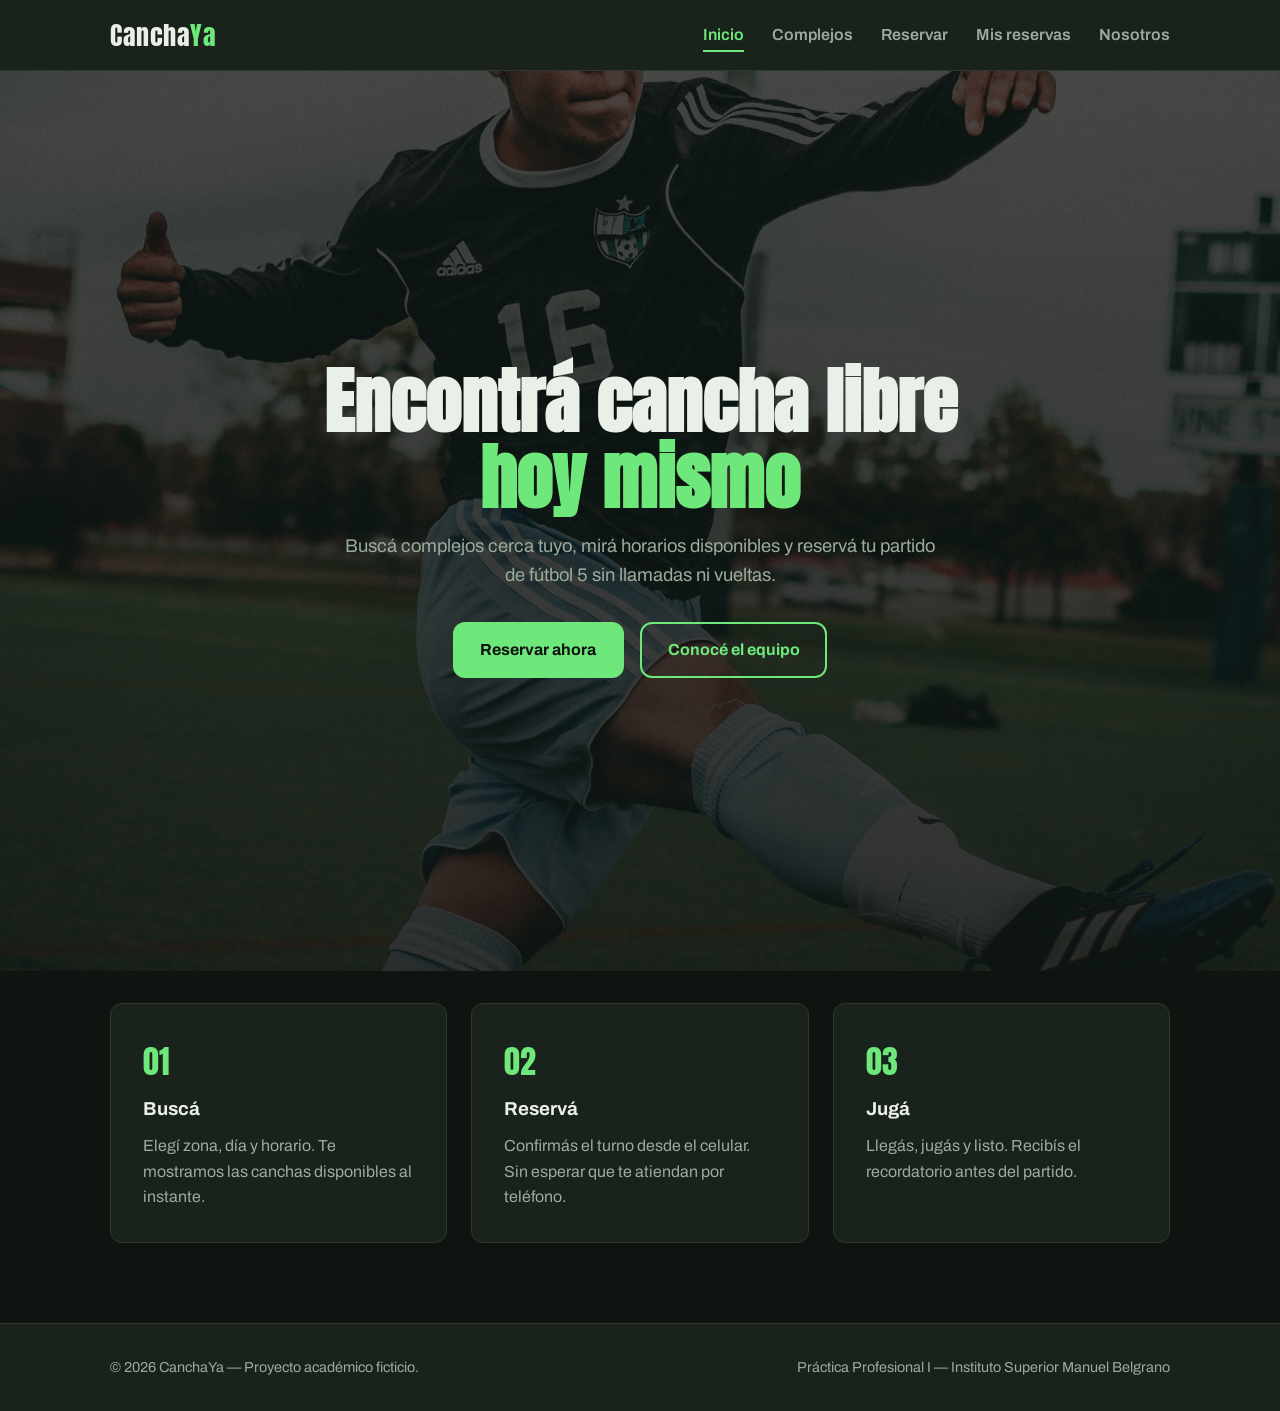
<file: frontend/index.html>
<!DOCTYPE html>
<!-- =========================================================================
     PÁGINA: Inicio (index.html)
     RESPONSABLE: [FED] Federico Cabrera — Frontend / HTML
     QUÉ HACE: estructura semántica base, header y footer comunes, y el "hero"
               de bienvenida. El contenido/mensajes los define [GON] Gonzalo.
     ========================================================================= -->
<html lang="es">
<head>
  <meta charset="UTF-8">                                  <!-- acentos y ñ -->
  <meta name="viewport" content="width=device-width, initial-scale=1.0"> <!-- responsive -->
  <!-- [GUS] meta author: autoría de esta página (requisito de rúbrica) -->
  <meta name="author" content="Federico Cabrera">
  <meta name="description" content="CanchaYa: reservá tu cancha de fútbol 5 en Mendoza en segundos.">
  <title>CanchaYa — Reservá tu cancha en segundos</title>

  <link rel="preconnect" href="https://fonts.googleapis.com">
  <link rel="preconnect" href="https://fonts.gstatic.com" crossorigin>
  <link href="https://fonts.googleapis.com/css2?family=Anton&family=Archivo:wght@400;600;700&display=swap" rel="stylesheet">
  <link rel="stylesheet" href="css/estilos.css">
</head>

<body>

  <!-- [FED] HEADER común (se repite igual en las 5 páginas) -->
  <header class="cabecera">
    <div class="contenedor">
      <a href="index.html" class="logo">Cancha<span>Ya</span></a>
      <!-- [FED] botón hamburguesa: solo visible en móvil (ver CSS) -->
      <button class="hamburguesa" aria-label="Abrir menú">&#9776;</button>
      <nav>
        <ul class="menu">
          <li><a href="index.html" class="activo">Inicio</a></li>
          <li><a href="complejos.html">Complejos</a></li>
          <li><a href="reservar.html">Reservar</a></li>
          <li><a href="mis-reservas.html">Mis reservas</a></li>
          <li><a href="nosotros.html">Nosotros</a></li>
        </ul>
      </nav>
    </div>
  </header>

  <main>
    <!-- [FED] estructura del hero | [GON] textos del hero -->
    <section class="hero">
      <div class="contenedor hero-contenido">
        <h1>Encontrá cancha libre <span>hoy mismo</span></h1>
        <p>
          Buscá complejos cerca tuyo, mirá horarios disponibles y reservá
          tu partido de fútbol 5 sin llamadas ni vueltas.
        </p>
        <div class="hero-acciones">
          <a href="reservar.html" class="boton boton-primario">Reservar ahora</a>
          <a href="nosotros.html" class="boton boton-secundario">Conocé el equipo</a>
        </div>
      </div>
    </section>

    <!-- [GON] sección "cómo funciona" en 3 pasos -->
    <section class="contenedor">
      <div class="tarjetas">
        <article class="tarjeta">
          <div class="numero">01</div>
          <h3>Buscá</h3>
          <p>Elegí zona, día y horario. Te mostramos las canchas disponibles al instante.</p>
        </article>
        <article class="tarjeta">
          <div class="numero">02</div>
          <h3>Reservá</h3>
          <p>Confirmás el turno desde el celular. Sin esperar que te atiendan por teléfono.</p>
        </article>
        <article class="tarjeta">
          <div class="numero">03</div>
          <h3>Jugá</h3>
          <p>Llegás, jugás y listo. Recibís el recordatorio antes del partido.</p>
        </article>
      </div>
    </section>
  </main>

  <!-- [FED] FOOTER común -->
  <footer class="pie">
    <div class="contenedor">
      <span>© 2026 CanchaYa — Proyecto académico ficticio.</span>
      <span>Práctica Profesional I — Instituto Superior Manuel Belgrano</span>
    </div>
  </footer>

  <!-- [FED] script del menú hamburguesa -->
  <script src="js/menu.js"></script>
</body>
</html>
</file>
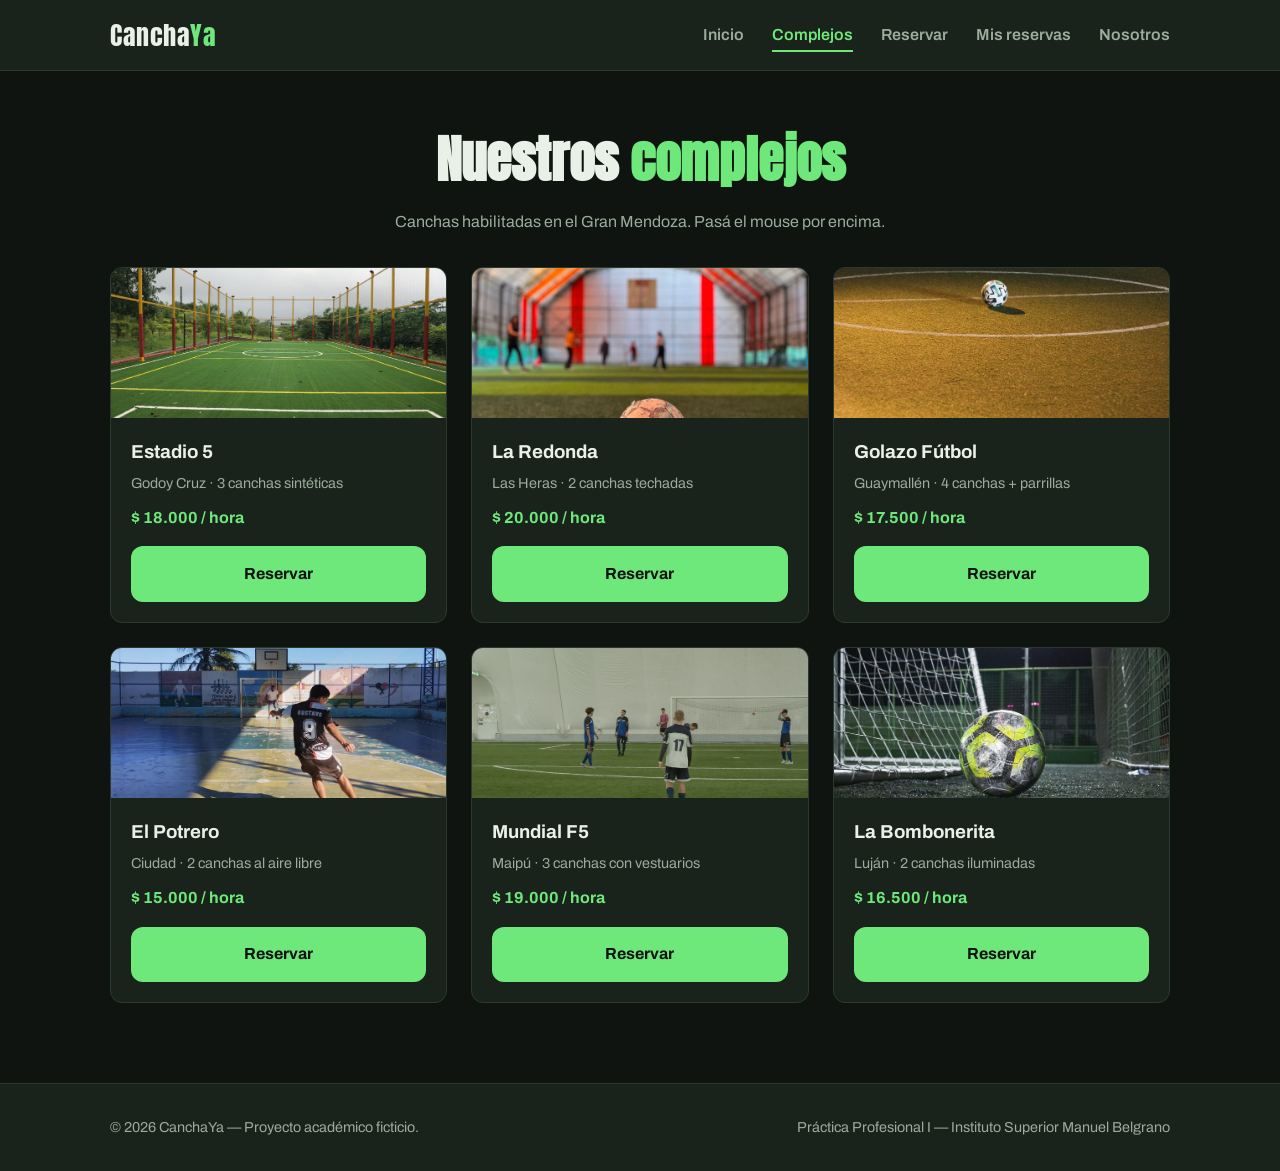
<file: frontend/complejos.html>
<!DOCTYPE html>
<!-- =========================================================================
     PÁGINA: Complejos (complejos.html)
     RESPONSABLE: [GON] Gonzalo Tapia — Contenido / UX
     QUÉ HACE: listado de complejos ficticios en tarjetas. Contenido y orden
     visual son decisión de UX. La estructura común es de [FED] Federico.
     ========================================================================= -->
<html lang="es">
<head>
  <meta charset="UTF-8">
  <meta name="viewport" content="width=device-width, initial-scale=1.0">
  <!-- [GUS] meta author -->
  <meta name="author" content="Gonzalo Tapia">
  <meta name="description" content="Complejos de fútbol 5 disponibles en CanchaYa.">
  <title>Complejos — CanchaYa</title>
  <link rel="preconnect" href="https://fonts.googleapis.com">
  <link rel="preconnect" href="https://fonts.gstatic.com" crossorigin>
  <link href="https://fonts.googleapis.com/css2?family=Anton&family=Archivo:wght@400;600;700&display=swap" rel="stylesheet">
  <link rel="stylesheet" href="css/estilos.css">
</head>

<body>

  <!-- [FED] HEADER común -->
  <header class="cabecera">
    <div class="contenedor">
      <a href="index.html" class="logo">Cancha<span>Ya</span></a>
      <button class="hamburguesa" aria-label="Abrir menú">&#9776;</button>
      <nav>
        <ul class="menu">
          <li><a href="index.html">Inicio</a></li>
          <li><a href="complejos.html" class="activo">Complejos</a></li>
          <li><a href="reservar.html">Reservar</a></li>
          <li><a href="mis-reservas.html">Mis reservas</a></li>
          <li><a href="nosotros.html">Nosotros</a></li>
        </ul>
      </nav>
    </div>
  </header>

  <main>
    <section class="encabezado-pagina">
      <div class="contenedor">
        <h1>Nuestros <span>complejos</span></h1>
        <p>Canchas habilitadas en el Gran Mendoza. Pasá el mouse por encima.</p>
      </div>
    </section>

    <!-- [GON] grilla de complejos (contenido ficticio) -->
    <section class="contenedor">
      <div class="grilla-complejos">

        <article class="complejo">
          <img class="foto" src="assets/images/canchas/cancha1.jpg" alt="Cancha sintética de Estadio 5">
          <div class="info">
            <h3>Estadio 5</h3>
            <p class="dato">Godoy Cruz · 3 canchas sintéticas</p>
            <p class="precio">$ 18.000 / hora</p>
            <a class="boton boton-primario" href="reservar.html">Reservar</a>
          </div>
        </article>

        <article class="complejo">
          <img class="foto" src="assets/images/canchas/cancha2.jpg" alt="Cancha techada de La Redonda">
          <div class="info">
            <h3>La Redonda</h3>
            <p class="dato">Las Heras · 2 canchas techadas</p>
            <p class="precio">$ 20.000 / hora</p>
            <a class="boton boton-primario" href="reservar.html">Reservar</a>
          </div>
        </article>

        <article class="complejo">
          <img class="foto" src="assets/images/canchas/cancha3.jpg" alt="Cancha de Golazo Fútbol">
          <div class="info">
            <h3>Golazo Fútbol</h3>
            <p class="dato">Guaymallén · 4 canchas + parrillas</p>
            <p class="precio">$ 17.500 / hora</p>
            <a class="boton boton-primario" href="reservar.html">Reservar</a>
          </div>
        </article>

        <article class="complejo">
          <img class="foto" src="assets/images/canchas/cancha4.jpg" alt="Cancha al aire libre de El Potrero">
          <div class="info">
            <h3>El Potrero</h3>
            <p class="dato">Ciudad · 2 canchas al aire libre</p>
            <p class="precio">$ 15.000 / hora</p>
            <a class="boton boton-primario" href="reservar.html">Reservar</a>
          </div>
        </article>

        <article class="complejo">
          <img class="foto" src="assets/images/canchas/cancha5.jpg" alt="Cancha con vestuarios de Mundial F5">
          <div class="info">
            <h3>Mundial F5</h3>
            <p class="dato">Maipú · 3 canchas con vestuarios</p>
            <p class="precio">$ 19.000 / hora</p>
            <a class="boton boton-primario" href="reservar.html">Reservar</a>
          </div>
        </article>

        <article class="complejo">
          <img class="foto" src="assets/images/canchas/cancha6.jpg" alt="Cancha iluminada de La Bombonerita">
          <div class="info">
            <h3>La Bombonerita</h3>
            <p class="dato">Luján · 2 canchas iluminadas</p>
            <p class="precio">$ 16.500 / hora</p>
            <a class="boton boton-primario" href="reservar.html">Reservar</a>
          </div>
        </article>

      </div>
    </section>
  </main>

  <!-- [FED] FOOTER común -->
  <footer class="pie">
    <div class="contenedor">
      <span>© 2026 CanchaYa — Proyecto académico ficticio.</span>
      <span>Práctica Profesional I — Instituto Superior Manuel Belgrano</span>
    </div>
  </footer>

  <script src="js/menu.js"></script>
</body>
</html>
</file>
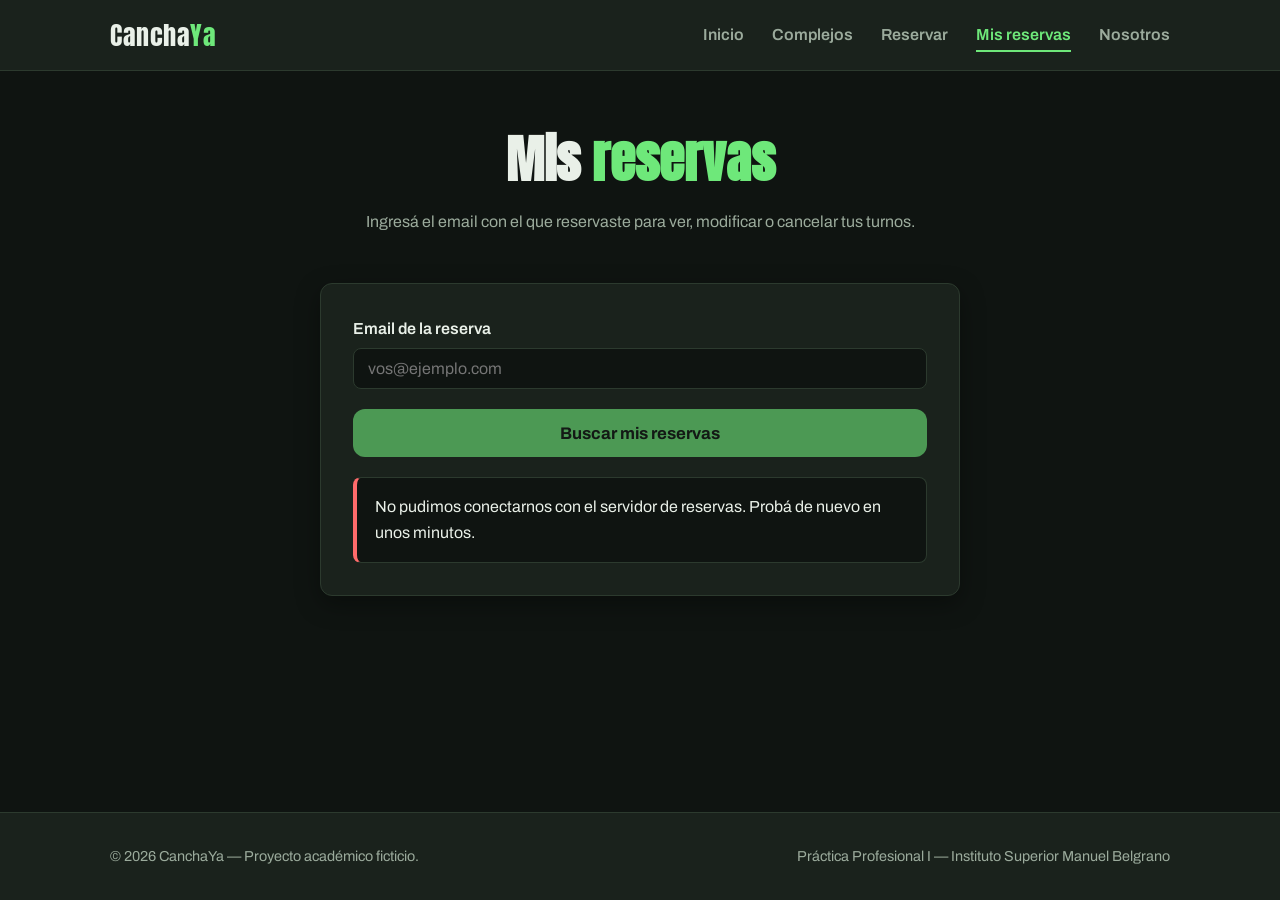
<file: frontend/mis-reservas.html>
<!DOCTYPE html>
<!-- =========================================================================
     PÁGINA: Mis reservas (mis-reservas.html)
     RESPONSABLE: [FED] Federico Cabrera — Frontend / HTML
     QUÉ HACE: estructura de la página donde el cliente busca sus reservas por
     email, ve el detalle de una, cambia los jugadores o los comentarios y la
     cancela con un motivo. La lógica la agrega js/mis-reservas.js ([LEA]
     Leandro) con los endpoints que ya existen en api.py:
       GET   /api/reservas?campo=email&valor=...   buscar (mostrar solo las de
                                                   email EXACTO: la API busca
                                                   por coincidencia parcial)
       GET   /api/reservas/<id>                    detalle
       PATCH /api/reservas/<id>                    {"campo", "valor"}
       POST  /api/reservas/<id>/cancelar           {"motivo"} -> {"reserva",
                                                   "promovida"}

     IDS QUE USA EL JS (no cambiarlos sin avisar):
       #form-buscar, #buscar-email ........ búsqueda por email
       #mensaje ........................... resultado de cada acción (igual que
                                            en reservar.html: mensaje-exito,
                                            mensaje-aviso o mensaje-error)
       #resultados, #lista-reservas,
       #sin-resultados .................... listado de reservas encontradas
       #detalle, #detalle-id, #detalle-complejo, #detalle-fecha,
       #detalle-hora, #detalle-jugadores, #detalle-comentarios,
       #detalle-estado .................... detalle de la reserva elegida
       #form-jugadores, #nuevos-jugadores . PATCH campo "jugadores"
       #form-comentarios, #nuevos-comentarios  PATCH campo "comentarios"
       #form-cancelar, #motivo ............ POST .../cancelar
       #volver-listado .................... vuelve del detalle al listado
     Las secciones arrancan con el atributo hidden: el JS las muestra cuando
     tienen datos (elemento.hidden = false).
     ========================================================================= -->
<html lang="es">
<head>
  <meta charset="UTF-8">
  <meta name="viewport" content="width=device-width, initial-scale=1.0">
  <!-- [GUS] meta author -->
  <meta name="author" content="Federico Cabrera">
  <meta name="description" content="Consultá, modificá o cancelá tus reservas de CanchaYa.">
  <title>Mis reservas — CanchaYa</title>
  <link rel="preconnect" href="https://fonts.googleapis.com">
  <link rel="preconnect" href="https://fonts.gstatic.com" crossorigin>
  <link href="https://fonts.googleapis.com/css2?family=Anton&family=Archivo:wght@400;600;700&display=swap" rel="stylesheet">
  <link rel="stylesheet" href="css/estilos.css">
</head>

<body>

  <!-- [FED] HEADER común -->
  <header class="cabecera">
    <div class="contenedor">
      <a href="index.html" class="logo">Cancha<span>Ya</span></a>
      <button class="hamburguesa" aria-label="Abrir menú">&#9776;</button>
      <nav>
        <ul class="menu">
          <li><a href="index.html">Inicio</a></li>
          <li><a href="complejos.html">Complejos</a></li>
          <li><a href="reservar.html">Reservar</a></li>
          <li><a href="mis-reservas.html" class="activo">Mis reservas</a></li>
          <li><a href="nosotros.html">Nosotros</a></li>
        </ul>
      </nav>
    </div>
  </header>

  <main>
    <section class="encabezado-pagina">
      <div class="contenedor">
        <h1>Mis <span>reservas</span></h1>
        <p>Ingresá el email con el que reservaste para ver, modificar o cancelar tus turnos.</p>
      </div>
    </section>

    <section class="contenedor">
      <!-- [FED] 1) BÚSQUEDA POR EMAIL. type=email + required: el navegador
           valida el formato antes de que el JS haga el pedido. -->
      <form id="form-buscar" class="formulario" action="#" method="get">
        <div class="campo">
          <label for="buscar-email">Email de la reserva</label>
          <input type="email" id="buscar-email" name="email"
                 placeholder="vos@ejemplo.com" required>
        </div>
        <button type="submit" class="boton boton-primario">Buscar mis reservas</button>

        <!-- Resultado de cada acción. role="status" hace que los lectores de
             pantalla lo anuncien cuando cambia. -->
        <div id="mensaje" class="mensaje" role="status" hidden></div>
      </form>

      <!-- [FED] 2) LISTADO. El JS agrega un <li class="item-reserva"> por cada
           reserva, con un botón "Ver detalle" que lleva data-id="<id>". -->
      <div id="resultados" class="formulario" hidden>
        <h2 class="titulo-seccion">Reservas encontradas</h2>
        <ul id="lista-reservas" class="lista-reservas"></ul>
        <p id="sin-resultados" class="texto-suave" hidden>
          No encontramos reservas con ese email.
        </p>
      </div>

      <!-- [FED] 3) DETALLE de una reserva, con las acciones permitidas.
           Solo se pueden cambiar los jugadores y los comentarios: para cambiar
           de horario hay que cancelar y reservar de nuevo (igual que en la
           consola, ver estructuras.modificar_reserva). -->
      <div id="detalle" class="formulario" hidden>
        <h2 class="titulo-seccion">Reserva <span id="detalle-id"></span></h2>
        <dl class="detalle-reserva">
          <dt>Complejo</dt>    <dd id="detalle-complejo"></dd>
          <dt>Fecha</dt>       <dd id="detalle-fecha"></dd>
          <dt>Horario</dt>     <dd id="detalle-hora"></dd>
          <dt>Jugadores</dt>   <dd id="detalle-jugadores"></dd>
          <dt>Comentarios</dt> <dd id="detalle-comentarios"></dd>
          <dt>Estado</dt>      <dd id="detalle-estado"></dd>
        </dl>

        <!-- PATCH /api/reservas/<id> con {"campo": "jugadores", "valor": n}.
             min/max = MIN_JUGADORES y MAX_JUGADORES de estructuras.py. -->
        <form id="form-jugadores" action="#" method="post">
          <div class="campo">
            <label for="nuevos-jugadores">Cambiar cantidad de jugadores</label>
            <input type="number" id="nuevos-jugadores" name="jugadores"
                   min="2" max="14" required>
          </div>
          <button type="submit" class="boton boton-secundario">Guardar jugadores</button>
        </form>

        <!-- PATCH /api/reservas/<id> con {"campo": "comentarios", "valor": texto}. -->
        <form id="form-comentarios" action="#" method="post">
          <div class="campo">
            <label for="nuevos-comentarios">Cambiar comentarios</label>
            <textarea id="nuevos-comentarios" name="comentarios" rows="2"
                      placeholder="Ej: necesitamos pecheras"></textarea>
          </div>
          <button type="submit" class="boton boton-secundario">Guardar comentarios</button>
        </form>

        <!-- POST /api/reservas/<id>/cancelar con {"motivo": texto}. La API exige
             al menos 3 caracteres (utils.es_texto_valido). Si había alguien en
             la lista de espera, la respuesta trae "promovida" y el JS lo avisa. -->
        <form id="form-cancelar" action="#" method="post">
          <div class="campo">
            <label for="motivo">Motivo de la cancelación</label>
            <textarea id="motivo" name="motivo" rows="2" required minlength="3"
                      placeholder="Ej: se suspendió el partido"></textarea>
          </div>
          <button type="submit" class="boton boton-primario">Cancelar reserva</button>
        </form>

        <button type="button" id="volver-listado" class="boton boton-secundario">
          Volver al listado
        </button>
      </div>
    </section>
  </main>

  <!-- [FED] FOOTER común -->
  <footer class="pie">
    <div class="contenedor">
      <span>© 2026 CanchaYa — Proyecto académico ficticio.</span>
      <span>Práctica Profesional I — Instituto Superior Manuel Belgrano</span>
    </div>
  </footer>

  <script src="js/menu.js"></script>
  <!-- [LEA] comun.js: pedidos a la API y mensajes, compartido con reservar.html. -->
  <script src="js/comun.js"></script>
  <!-- [LEA] Lógica de la página (búsqueda, detalle, modificar y cancelar). -->
  <script src="js/mis-reservas.js"></script>
</body>
</html>
</file>
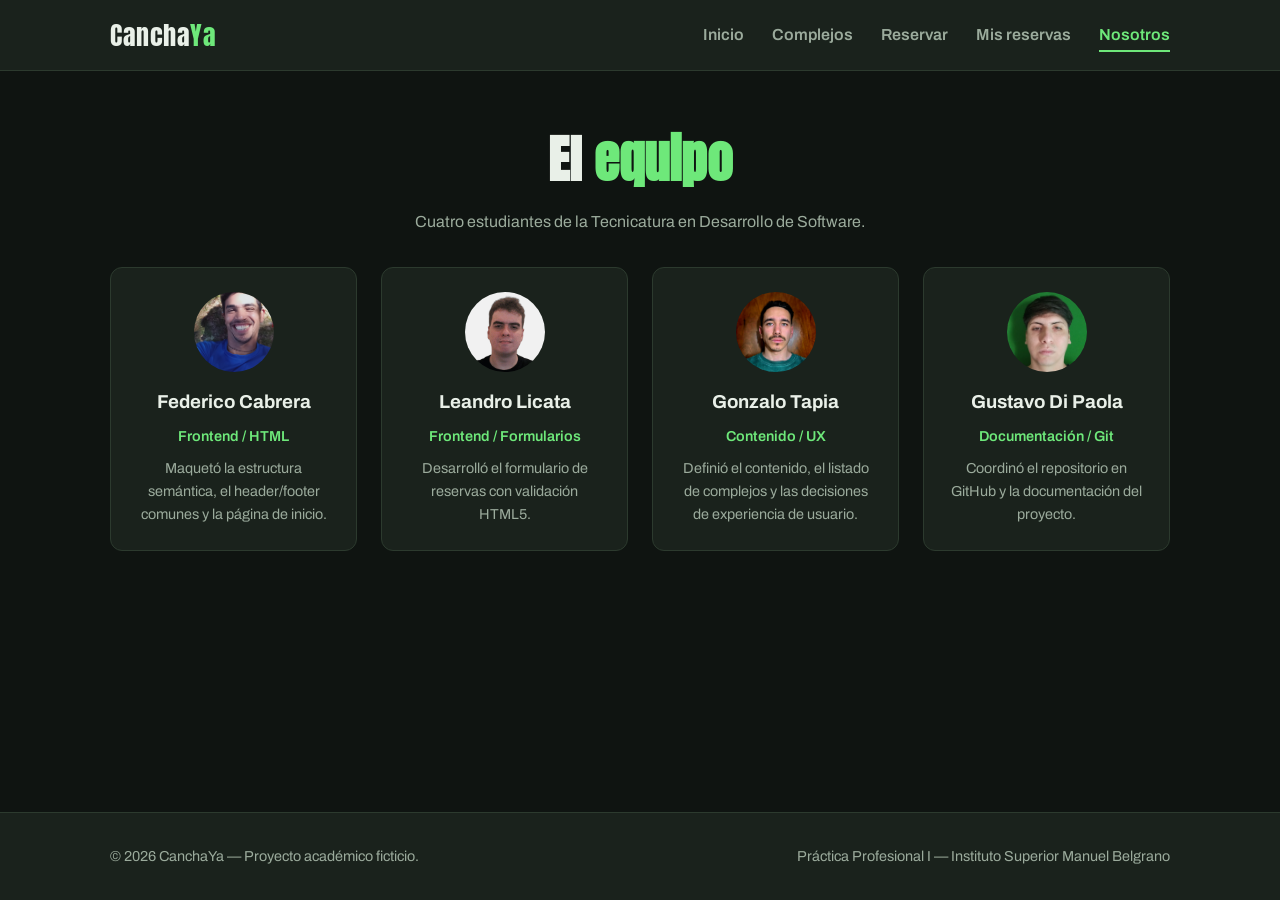
<file: frontend/nosotros.html>
<!DOCTYPE html>
<!-- =========================================================================
     PÁGINA: Nosotros (nosotros.html)
     RESPONSABLE: [GUS] Gustavo Di Paola — Documentación / Git
     QUÉ HACE: presenta al equipo y sus roles. Sirve de base para las "fichas
     de desarrolladores" que van en el PDF. Contenido afinado con [GON].
     ========================================================================= -->
<html lang="es">
<head>
  <meta charset="UTF-8">
  <meta name="viewport" content="width=device-width, initial-scale=1.0">
  <!-- [GUS] meta author -->
  <meta name="author" content="Gustavo Di Paola">
  <meta name="description" content="El equipo detrás de CanchaYa.">
  <title>Nosotros — CanchaYa</title>
  <link rel="preconnect" href="https://fonts.googleapis.com">
  <link rel="preconnect" href="https://fonts.gstatic.com" crossorigin>
  <link href="https://fonts.googleapis.com/css2?family=Anton&family=Archivo:wght@400;600;700&display=swap" rel="stylesheet">
  <link rel="stylesheet" href="css/estilos.css">
</head>

<body>

  <!-- [FED] HEADER común -->
  <header class="cabecera">
    <div class="contenedor">
      <a href="index.html" class="logo">Cancha<span>Ya</span></a>
      <button class="hamburguesa" aria-label="Abrir menú">&#9776;</button>
      <nav>
        <ul class="menu">
          <li><a href="index.html">Inicio</a></li>
          <li><a href="complejos.html">Complejos</a></li>
          <li><a href="reservar.html">Reservar</a></li>
          <li><a href="mis-reservas.html">Mis reservas</a></li>
          <li><a href="nosotros.html" class="activo">Nosotros</a></li>
        </ul>
      </nav>
    </div>
  </header>

  <main>
    <section class="encabezado-pagina">
      <div class="contenedor">
        <h1>El <span>equipo</span></h1>
        <p>Cuatro estudiantes de la Tecnicatura en Desarrollo de Software.</p>
      </div>
    </section>

    <!-- [GUS] fichas del equipo (cada una refleja el rol real) -->
    <section class="contenedor">
      <div class="grilla-equipo">

        <article class="miembro">
          <img class="avatar" src="assets/images/equipo/federico.jpg" alt="Federico Cabrera">
          <h3>Federico Cabrera</h3>
          <p class="rol">Frontend / HTML</p>
          <p>Maquetó la estructura semántica, el header/footer comunes y la página de inicio.</p>
        </article>

        <article class="miembro">
          <img class="avatar" src="assets/images/equipo/leandro.jpeg" alt="Leandro Licata">
          <h3>Leandro Licata</h3>
          <p class="rol">Frontend / Formularios</p>
          <p>Desarrolló el formulario de reservas con validación HTML5.</p>
        </article>

        <article class="miembro">
          <img class="avatar" src="assets/images/equipo/gonzalo.jpeg" alt="Gonzalo Tapia">
          <h3>Gonzalo Tapia</h3>
          <p class="rol">Contenido / UX</p>
          <p>Definió el contenido, el listado de complejos y las decisiones de experiencia de usuario.</p>
        </article>

        <article class="miembro">
          <img class="avatar" src="assets/images/equipo/gustavo.jpeg" alt="Gustavo Di Paola">
          <h3>Gustavo Di Paola</h3>
          <p class="rol">Documentación / Git</p>
          <p>Coordinó el repositorio en GitHub y la documentación del proyecto.</p>
        </article>

      </div>
    </section>
  </main>

  <!-- [FED] FOOTER común -->
  <footer class="pie">
    <div class="contenedor">
      <span>© 2026 CanchaYa — Proyecto académico ficticio.</span>
      <span>Práctica Profesional I — Instituto Superior Manuel Belgrano</span>
    </div>
  </footer>

  <script src="js/menu.js"></script>
</body>
</html>
</file>
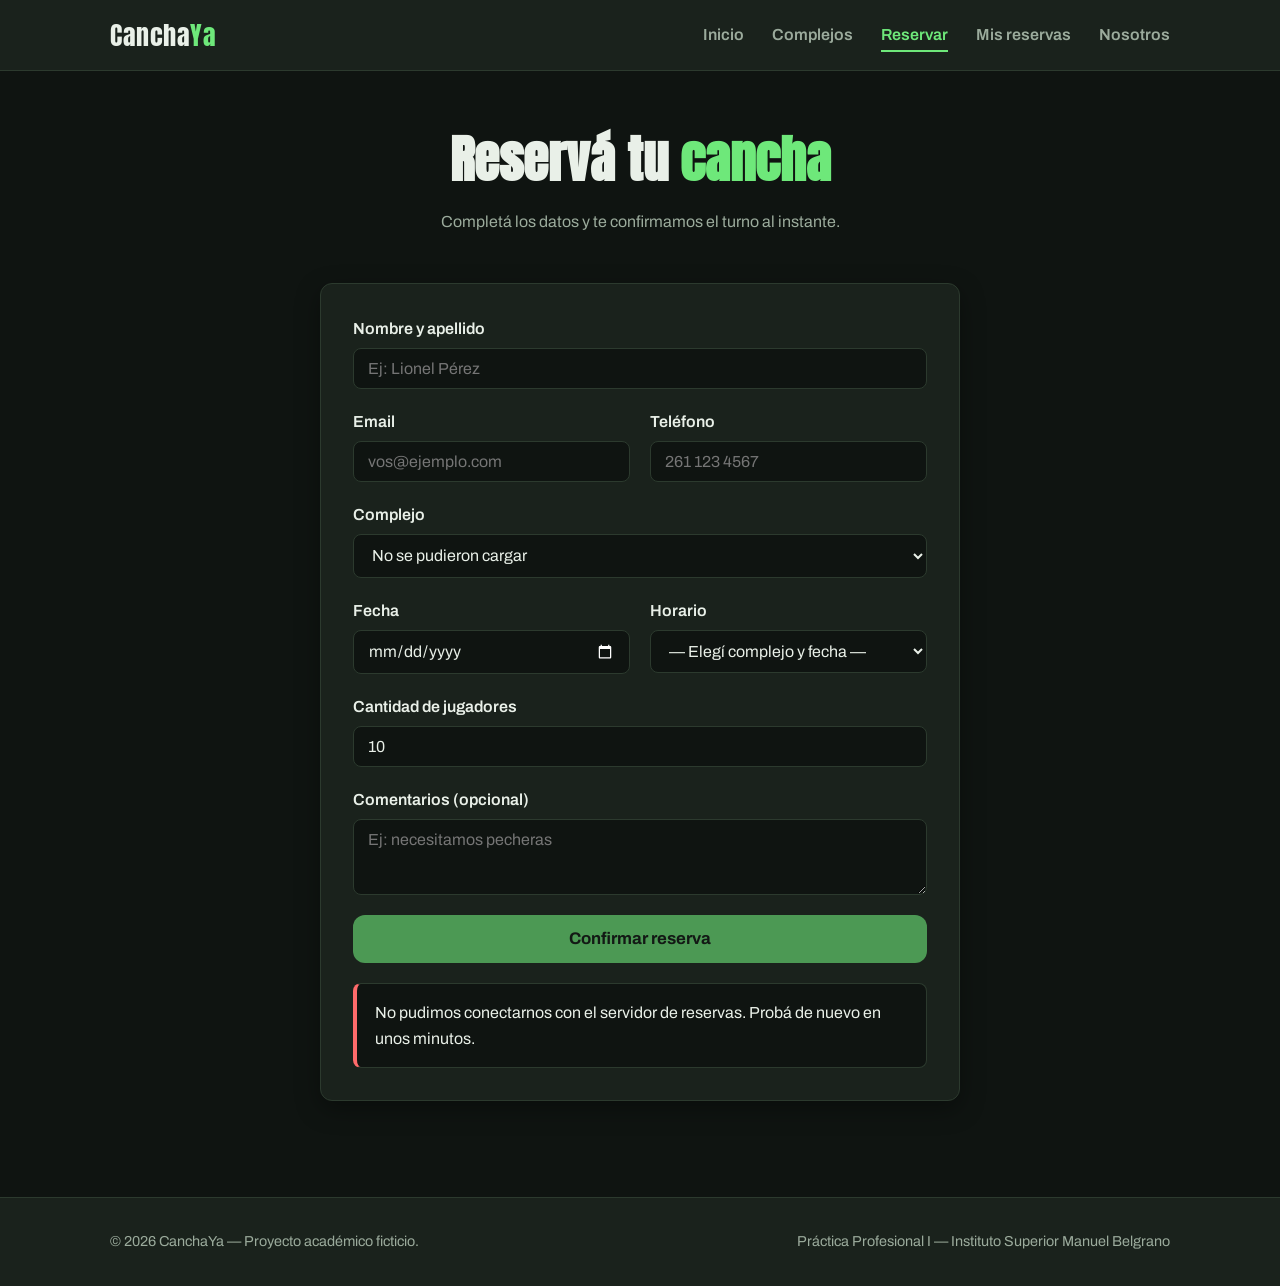
<file: frontend/reservar.html>
<!DOCTYPE html>
<!-- =========================================================================
     PÁGINA: Reservar (reservar.html)
     RESPONSABLE: [LEA] Leandro Licata — Frontend / Formularios
     QUÉ HACE: formulario de reserva con validación nativa de HTML5. js/reservar.js
     lo conecta con la API del backend (complejos, horarios libres y envío).
     El header/footer son la estructura común de [FED] Federico.
     ========================================================================= -->
<html lang="es">
<head>
  <meta charset="UTF-8">
  <meta name="viewport" content="width=device-width, initial-scale=1.0">
  <!-- [GUS] meta author -->
  <meta name="author" content="Leandro Licata">
  <meta name="description" content="Reservá tu cancha de fútbol 5 en CanchaYa.">
  <title>Reservar — CanchaYa</title>
  <link rel="preconnect" href="https://fonts.googleapis.com">
  <link rel="preconnect" href="https://fonts.gstatic.com" crossorigin>
  <link href="https://fonts.googleapis.com/css2?family=Anton&family=Archivo:wght@400;600;700&display=swap" rel="stylesheet">
  <link rel="stylesheet" href="css/estilos.css">
</head>

<body>

  <!-- [FED] HEADER común -->
  <header class="cabecera">
    <div class="contenedor">
      <a href="index.html" class="logo">Cancha<span>Ya</span></a>
      <button class="hamburguesa" aria-label="Abrir menú">&#9776;</button>
      <nav>
        <ul class="menu">
          <li><a href="index.html">Inicio</a></li>
          <li><a href="complejos.html">Complejos</a></li>
          <li><a href="reservar.html" class="activo">Reservar</a></li>
          <li><a href="mis-reservas.html">Mis reservas</a></li>
          <li><a href="nosotros.html">Nosotros</a></li>
        </ul>
      </nav>
    </div>
  </header>

  <main>
    <section class="encabezado-pagina">
      <div class="contenedor">
        <h1>Reservá tu <span>cancha</span></h1>
        <p>Completá los datos y te confirmamos el turno al instante.</p>
      </div>
    </section>

    <!-- [LEA] FORMULARIO con validación HTML5.
         required = obligatorio | type=email valida formato | min/max acotan
         valores | minlength exige largo mínimo. El navegador muestra los errores. -->
    <section class="contenedor">
      <form class="formulario" action="#" method="post">

        <div class="campo">
          <label for="nombre">Nombre y apellido</label>
          <input type="text" id="nombre" name="nombre_cliente"
                 placeholder="Ej: Lionel Pérez" required minlength="3">
        </div>

        <div class="fila">
          <div class="campo">
            <label for="email">Email</label>
            <input type="email" id="email" name="email"
                   placeholder="vos@ejemplo.com" required>
          </div>
          <div class="campo">
            <label for="telefono">Teléfono</label>
            <input type="tel" id="telefono" name="telefono"
                   placeholder="261 123 4567" required minlength="6">
          </div>
        </div>

        <div class="campo">
          <label for="complejo">Complejo</label>
          <!-- Las opciones las carga js/reservar.js desde la API (GET /api/complejos). -->
          <select id="complejo" name="id_complejo" required>
            <option value="">Cargando complejos…</option>
          </select>
        </div>

        <div class="fila">
          <div class="campo">
            <label for="fecha">Fecha</label>
            <input type="date" id="fecha" name="fecha" required>
          </div>
          <div class="campo">
            <label for="hora">Horario</label>
            <!-- Se completa al elegir complejo y fecha, marcando los ocupados. -->
            <select id="hora" name="hora" required>
              <option value="">— Elegí complejo y fecha —</option>
            </select>
          </div>
        </div>

        <div class="campo">
          <label for="jugadores">Cantidad de jugadores</label>
          <input type="number" id="jugadores" name="jugadores"
                 min="2" max="14" value="10" required>
        </div>

        <div class="campo">
          <label for="comentarios">Comentarios (opcional)</label>
          <textarea id="comentarios" name="comentarios" rows="3"
                    placeholder="Ej: necesitamos pecheras"></textarea>
        </div>

        <button type="submit" class="boton boton-primario">Confirmar reserva</button>

        <!-- [LEA] Resultado del envío. role="status" hace que los lectores de
             pantalla lo anuncien cuando cambia. -->
        <div id="mensaje" class="mensaje" role="status" hidden></div>
      </form>
    </section>
  </main>

  <!-- [FED] FOOTER común -->
  <footer class="pie">
    <div class="contenedor">
      <span>© 2026 CanchaYa — Proyecto académico ficticio.</span>
      <span>Práctica Profesional I — Instituto Superior Manuel Belgrano</span>
    </div>
  </footer>

  <script src="js/menu.js"></script>
  <script src="js/comun.js"></script>
  <script src="js/reservar.js"></script>
</body>
</html>
</file>
<file: frontend/css/estilos.css>
/* =========================================================================
   CanchaYa — Hoja de estilos compartida (la importan TODAS las páginas).
   -------------------------------------------------------------------------
   MAPA DE RESPONSABILIDADES (para Gustavo / documentación):
     [FED] Federico Cabrera  — Frontend / HTML  (base, layout, header/footer)
     [LEA] Leandro Licata    — Frontend / Formularios
     [GON] Gonzalo Tapia     — Contenido / UX
     [GUS] Gustavo Di Paola  — Documentación / Git
   Cada sección de abajo está etiquetada con la sigla del responsable.
   ========================================================================= */


/* ===== [FED] TOKENS DE DISEÑO =============================================
   Variables CSS reutilizables. Cambiando un valor acá cambia todo el sitio.
   Esto ADEMÁS es la guía de estilo que va en el PDF (colores y tipografías). */
:root {
  --color-fondo:        #0f1411;  /* fondo principal (verde casi negro) */
  --color-superficie:   #1a221c;  /* tarjetas y bloques */
  --color-texto:        #e9f0e8;  /* texto sobre fondo oscuro */
  --color-texto-suave:  #9bab9c;  /* texto secundario */
  --color-acento:       #6ee87a;  /* verde césped, color de marca */
  --color-acento-fuerte:#3fbf52;  /* hover del acento */
  --color-borde:        #2c3a2e;

  --fuente-titulo: "Anton", sans-serif;    /* títulos */
  --fuente-texto:  "Archivo", sans-serif;  /* texto */

  --radio:   12px;
  --sombra:  0 8px 24px rgba(0, 0, 0, .35);
  --ancho-max: 1100px;
}

/* ===== [FED] RESET Y BASE =================================================
   Emparejamos los márgenes por defecto del navegador para arrancar de cero. */
* {
  margin: 0;
  padding: 0;
  box-sizing: border-box; /* el padding no agranda el ancho del elemento */
}
body {
  font-family: var(--fuente-texto);
  background-color: var(--color-fondo);
  color: var(--color-texto);
  line-height: 1.6;
  display: flex;
  flex-direction: column;
  min-height: 100vh;
}
main {
  flex: 1;
}

/* ===== [FED] CONTENEDOR ===================================================
   Clase reutilizable que centra el contenido y le da un ancho máximo. */
.contenedor {
  max-width: var(--ancho-max);
  margin: 0 auto;
  padding: 0 1.25rem;
}

/* ===== [FED] HEADER Y NAVEGACIÓN ==========================================
   Estructura común a todas las páginas: logo a la izquierda, menú a la der. */
.cabecera {
  background-color: var(--color-superficie);
  border-bottom: 1px solid var(--color-borde);
  position: sticky;  /* queda fija arriba al hacer scroll */
  top: 0;
  z-index: 10;
}
.cabecera .contenedor {
  display: flex;
  align-items: center;
  justify-content: space-between;
  height: 70px;
}
.logo {
  font-family: var(--fuente-titulo);
  font-size: 1.6rem;
  letter-spacing: .5px;
  color: var(--color-texto);
  text-decoration: none;
}
.logo span { color: var(--color-acento); }

.menu {
  display: flex;
  gap: 1.75rem;
  list-style: none;
}
.menu a {
  color: var(--color-texto-suave);
  text-decoration: none;
  font-weight: 600;
  padding: .4rem 0;
  transition: color .2s ease;
}
.menu a:hover { color: var(--color-acento); }  /* :hover pedido por rúbrica */

/* [GON] Decisión de UX: resaltar la página en la que estás parado. */
.menu a.activo {
  color: var(--color-acento);
  border-bottom: 2px solid var(--color-acento);
}

/* ===== [FED] BOTONES ======================================================
   Botón primario y secundario = componentes de la guía de estilo. */
.boton {
  display: inline-block;
  font-family: var(--fuente-texto);
  font-weight: 700;
  padding: .8rem 1.6rem;
  border-radius: var(--radio);
  border: 2px solid transparent;
  cursor: pointer;
  text-decoration: none;
  transition: transform .15s ease, background-color .2s ease;
}
.boton-primario { background-color: var(--color-acento); color: var(--color-fondo); }
.boton-primario:hover {
  background-color: var(--color-acento-fuerte);
  transform: translateY(-2px);
}
.boton-secundario {
  background-color: transparent;
  color: var(--color-acento);
  border-color: var(--color-acento);
}
.boton-secundario:hover { background-color: var(--color-acento); color: var(--color-fondo); }

/* ===== [FED] FOOTER =======================================================
   Pie común a todas las páginas. */
.pie {
  background-color: var(--color-superficie);
  border-top: 1px solid var(--color-borde);
  margin-top: 4rem;
  padding: 2rem 0;
  color: var(--color-texto-suave);
  font-size: .9rem;
}
.pie .contenedor {
  display: flex;
  flex-wrap: wrap;
  justify-content: space-between;
  gap: 1rem;
}

/* [FED + GON] PÁGINA DE INICIO =======================================
   [FED] arma el layout del hero; [GON] define el contenido/mensajes. */
.hero {
    min-height: 100vh;
    display: flex;
    align-items: center;
    justify-content: center;
    text-align: center;
    background: linear-gradient(rgba(15, 20, 17, .75), rgba(15, 20, 17, .85)), url("../assets/images/hero.jpg") center/cover;
    color: var(--color-texto);
}
.hero-contenido {
    max-width: 700px;
}
.hero h1 {
  font-family: var(--fuente-titulo);
  font-size: clamp(2.5rem, 6vw, 4.5rem); /* escala según el ancho de pantalla */
  line-height: 1.05;
  margin-bottom: 1rem;
}
.hero h1 span { color: var(--color-acento); }
.hero p {
  max-width: 600px;
  margin: 0 auto 2rem;
  color: var(--color-texto-suave);
  font-size: 1.15rem;
}
.hero-acciones { display: flex; gap: 1rem; justify-content: center; flex-wrap: wrap; }

/* [GON] Sección "cómo funciona": 3 pasos en tarjetas. */
.tarjetas {
  display: grid;
  grid-template-columns: repeat(3, 1fr);
  gap: 1.5rem;
  padding: 2rem 0 1rem;
}
.tarjeta {
  background-color: var(--color-superficie);
  border: 1px solid var(--color-borde);
  border-radius: var(--radio);
  padding: 2rem;
}
.tarjeta .numero { font-family: var(--fuente-titulo); font-size: 2rem; color: var(--color-acento); }
.tarjeta h3 { margin: .5rem 0; }
.tarjeta p { color: var(--color-texto-suave); }

/* ===== [FED] ENCABEZADO DE PÁGINAS INTERNAS =============================== */
.encabezado-pagina { padding: 3rem 0 1rem; text-align: center; }
.encabezado-pagina h1 {
  font-family: var(--fuente-titulo);
  font-size: clamp(2rem, 5vw, 3.2rem);
}
.encabezado-pagina h1 span { color: var(--color-acento); }
.encabezado-pagina p {
  color: var(--color-texto-suave);
  max-width: 600px;
  margin: .5rem auto 0;
}

/* ===== [LEA] FORMULARIO DE RESERVA ========================================
   Estilos de los controles + estados :hover y :focus. */
.formulario {
  background-color: var(--color-superficie);
  border: 1px solid var(--color-borde);
  border-radius: var(--radio);
  padding: 2rem;
  max-width: 640px;
  margin: 2rem auto;
  box-shadow: var(--sombra);
}
.campo { display: flex; flex-direction: column; margin-bottom: 1.25rem; }
.campo label { font-weight: 600; margin-bottom: .4rem; }
.campo input,
.campo select,
.campo textarea {
  font-family: var(--fuente-texto);
  font-size: 1rem;
  padding: .7rem .9rem;
  background-color: var(--color-fondo);
  color: var(--color-texto);
  border: 1px solid var(--color-borde);
  border-radius: 8px;
  transition: border-color .2s ease, box-shadow .2s ease;
}
/* :hover en input/select/textarea lo pide la rúbrica */
.campo input:hover,
.campo select:hover,
.campo textarea:hover { border-color: var(--color-texto-suave); }
/* :focus = cuando el campo está seleccionado (mejora la UX) */
.campo input:focus,
.campo select:focus,
.campo textarea:focus {
  outline: none;
  border-color: var(--color-acento);
  box-shadow: 0 0 0 3px rgba(110, 232, 122, .15);
}

/* Ajuste para iconos de fecha/tiempo en modo oscuro */
.campo input[type="date"]::-webkit-calendar-picker-indicator,
.campo input[type="time"]::-webkit-calendar-picker-indicator {
    filter: invert(1);
}

.fila { display: grid; grid-template-columns: 1fr 1fr; gap: 1.25rem; }
.formulario .boton { width: 100%; font-size: 1.05rem; }
.formulario .boton:disabled { opacity: .6; cursor: wait; }

/* Mensaje con el resultado de la reserva (lo muestra js/reservar.js).
   El color del borde indica el tipo: éxito, aviso (lista de espera) o error. */
.mensaje {
  margin-top: 1.25rem;
  padding: 1rem 1.1rem;
  border-radius: 8px;
  border: 1px solid var(--color-borde);
  border-left-width: 4px;
  background-color: var(--color-fondo);
}
.mensaje-exito { border-left-color: var(--color-acento); }
.mensaje-aviso { border-left-color: #f2c94c; }
.mensaje-error { border-left-color: #ff6b6b; }
.mensaje .boton { margin-top: .9rem; }

/* ===== [GON] LISTADO DE COMPLEJOS ========================================= */
.grilla-complejos {
  display: grid;
  grid-template-columns: repeat(3, 1fr);
  gap: 1.5rem;
  padding: 1rem 0;
}
.complejo {
  background-color: var(--color-superficie);
  border: 1px solid var(--color-borde);
  border-radius: var(--radio);
  overflow: hidden;
  transition: transform .2s ease, border-color .2s ease;
}
.complejo:hover { transform: translateY(-4px); border-color: var(--color-acento); }
.complejo .foto {
  height: 150px;
  background: linear-gradient(135deg, var(--color-acento-fuerte), var(--color-fondo));
  display: flex; align-items: center; justify-content: center;
  font-family: var(--fuente-titulo); font-size: 2.5rem; color: var(--color-fondo);
}
.complejo img.foto { width: 100%; object-fit: cover; display: block; }
.complejo .info { padding: 1.25rem; }
.complejo h3 { margin-bottom: .3rem; }
.complejo .dato { color: var(--color-texto-suave); font-size: .9rem; }
.complejo .precio { color: var(--color-acento); font-weight: 700; margin-top: .6rem; }
.complejo .info .boton { margin-top: 1rem; width: 100%; text-align: center; }

/* ===== [GON] EQUIPO (página Nosotros) ===================================== */
.grilla-equipo {
  display: grid;
  grid-template-columns: repeat(4, 1fr);
  gap: 1.5rem;
  padding: 1rem 0;
}
.miembro {
  background-color: var(--color-superficie);
  border: 1px solid var(--color-borde);
  border-radius: var(--radio);
  padding: 1.5rem;
  text-align: center;
}
.miembro .avatar {
  width: 80px; height: 80px; border-radius: 50%;
  margin: 0 auto 1rem;
  background-color: var(--color-acento); color: var(--color-fondo);
  display: flex; align-items: center; justify-content: center;
  font-family: var(--fuente-titulo); font-size: 1.8rem;
}
.miembro img.avatar { object-fit: cover; }
.miembro h3 { margin-bottom: .2rem; }
.miembro .rol { color: var(--color-acento); font-size: .9rem; font-weight: 600; }
.miembro p { color: var(--color-texto-suave); font-size: .9rem; margin-top: .5rem; }

/* ===== [FED] ANIMACIÓN DE ENTRADA =========================================
   El hero aparece en cascada al cargar la página. */
@keyframes aparecer {
  from { opacity: 0; transform: translateY(20px); }
  to   { opacity: 1; transform: translateY(0); }
}
.hero h1       { animation: aparecer .6s ease both; }
.hero p        { animation: aparecer .6s ease .15s both; }
.hero-acciones { animation: aparecer .6s ease .30s both; }

/* ===== [FED] BOTÓN HAMBURGUESA (implementación) ===========================
   [GON] aporta la decisión de UX de tener menú colapsable en móvil. */
.hamburguesa {
  display: none;  /* oculto en escritorio */
  background: none; border: none;
  color: var(--color-texto);
  font-size: 1.8rem; cursor: pointer;
  transition: color .2s ease;
  margin-left: auto;
}
.hamburguesa:hover { color: var(--color-acento); }

/* ===== [FED + GON] RESPONSIVE ============================================= */
@media (max-width: 900px) {
  .grilla-equipo    { grid-template-columns: repeat(2, 1fr); }
  .grilla-complejos { grid-template-columns: repeat(2, 1fr); }
}
@media (max-width: 720px) {
  .tarjetas { grid-template-columns: 1fr; }
  /* Menú móvil: el botón aparece y el menú se vuelve panel desplegable */
  .hamburguesa { display: block; }
  .menu {
    display: none;
    position: absolute; top: 100%; left: 0; right: 0;
    flex-direction: column;
    background-color: var(--color-superficie);
    border-bottom: 1px solid var(--color-borde);
    padding: 1rem 1.25rem; gap: 1rem;
  }
  .menu.abierto { display: flex; } /* el JS agrega esta clase al hacer clic */
}
@media (max-width: 600px) {
  .fila { grid-template-columns: 1fr; }
  .grilla-equipo,
  .grilla-complejos { grid-template-columns: 1fr; }
}

/* ===== [FED] MIS RESERVAS =================================================
   Reusa .formulario, .campo y .mensaje del formulario de reserva; acá solo
   van el listado y el detalle. Las clases las arma js/mis-reservas.js. */
.titulo-seccion { font-family: var(--fuente-titulo); font-size: 1.6rem; margin-bottom: 1rem; }
.titulo-seccion span { color: var(--color-acento); }
.texto-suave { color: var(--color-texto-suave); }
.lista-reservas { list-style: none; display: flex; flex-direction: column; gap: .75rem; }
.item-reserva {
  display: flex; flex-wrap: wrap; align-items: center; justify-content: space-between;
  gap: .75rem;
  padding: .9rem 1rem;
  background-color: var(--color-fondo);
  border: 1px solid var(--color-borde);
  border-radius: 8px;
}
.item-reserva .boton { padding: .5rem 1rem; }
.detalle-reserva {
  display: grid; grid-template-columns: max-content 1fr; gap: .4rem 1.25rem;
  margin-bottom: 1.5rem;
}
.detalle-reserva dt { font-weight: 600; color: var(--color-texto-suave); }
#detalle form { border-top: 1px solid var(--color-borde); padding-top: 1.25rem; margin-top: 1.25rem; }
#volver-listado { margin-top: 1.25rem; }
</file>
